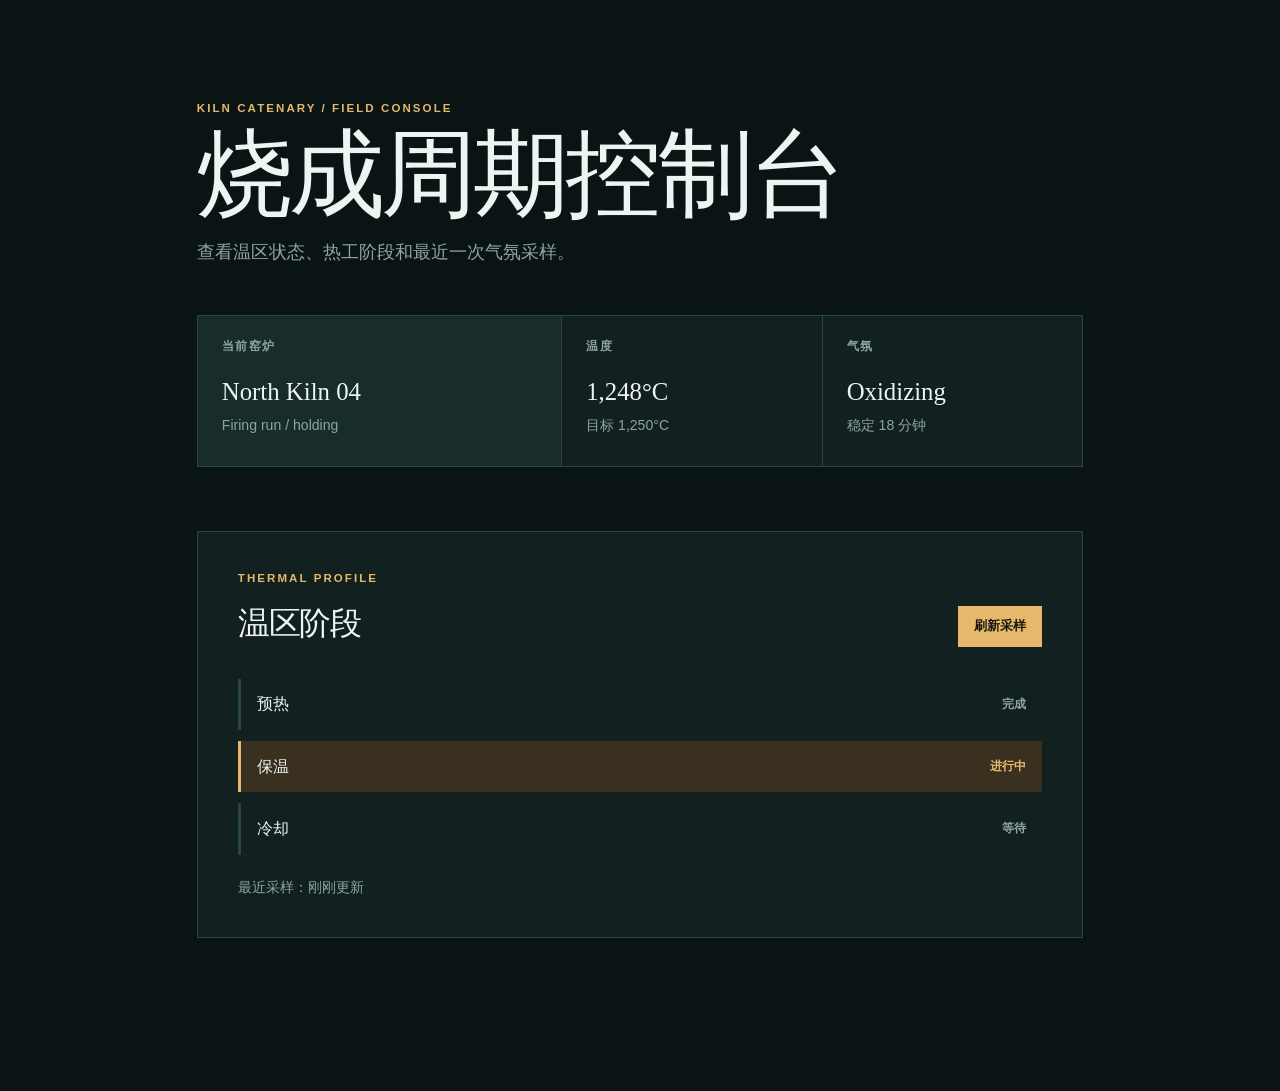
<file: web/index.html>
<!doctype html>
<html lang="zh-CN">
<head>
  <meta charset="utf-8">
  <meta name="viewport" content="width=device-width, initial-scale=1">
  <title>窑炉烧成控制台</title>
  <link rel="stylesheet" href="styles.css">
</head>
<body>
  <main class="shell">
    <header class="masthead">
      <p class="eyebrow">KILN CATENARY / FIELD CONSOLE</p>
      <h1>烧成周期控制台</h1>
      <p class="lede">查看温区状态、热工阶段和最近一次气氛采样。</p>
    </header>
    <section class="status-grid" aria-label="窑炉状态">
      <article class="card card-primary">
        <span class="label">当前窑炉</span>
        <strong>North Kiln 04</strong>
        <span class="muted">Firing run / holding</span>
      </article>
      <article class="card">
        <span class="label">温度</span>
        <strong>1,248°C</strong>
        <span class="muted">目标 1,250°C</span>
      </article>
      <article class="card">
        <span class="label">气氛</span>
        <strong>Oxidizing</strong>
        <span class="muted">稳定 18 分钟</span>
      </article>
    </section>
    <section class="panel">
      <div class="panel-heading">
        <div>
          <p class="eyebrow">THERMAL PROFILE</p>
          <h2>温区阶段</h2>
        </div>
        <button type="button" id="refresh">刷新采样</button>
      </div>
      <div class="stages" id="stages">
        <div class="stage"><span>预热</span><b>完成</b></div>
        <div class="stage active"><span>保温</span><b>进行中</b></div>
        <div class="stage"><span>冷却</span><b>等待</b></div>
      </div>
      <p class="notice" id="notice" role="status">最近采样：刚刚更新</p>
    </section>
  </main>
  <script src="app.js"></script>
</body>
</html>
</file>
<file: web/styles.css>
:root {
  color-scheme: dark;
  --ink: #edf4f2;
  --muted: #8da5a0;
  --surface: #12201f;
  --surface-strong: #182d2a;
  --line: #2a4640;
  --accent: #e5b86b;
  --accent-soft: #3a3020;
}

* { box-sizing: border-box; }

body {
  margin: 0;
  min-width: 320px;
  background: #0b1414;
  color: var(--ink);
  font: 16px/1.5 Georgia, "Times New Roman", serif;
}

.shell { max-width: 1040px; margin: 0 auto; padding: 8vw 6vw 12vw; }
.masthead { max-width: 680px; margin-bottom: 3rem; }
.eyebrow { color: var(--accent); font: 700 .72rem/1.2 "Segoe UI", sans-serif; letter-spacing: .18em; margin: 0 0 .8rem; }
h1, h2 { font-weight: 500; letter-spacing: -.04em; margin: 0; }
h1 { font-size: clamp(2.8rem, 8vw, 6rem); line-height: .95; }
h2 { font-size: 2rem; }
.lede, .muted { color: var(--muted); }
.lede { font-size: 1.15rem; margin: 1.2rem 0 0; }
.status-grid { display: grid; grid-template-columns: 1.4fr 1fr 1fr; gap: 1px; background: var(--line); border: 1px solid var(--line); }
.card { background: var(--surface); display: grid; gap: .35rem; min-height: 150px; padding: 1.5rem; }
.card-primary { background: var(--surface-strong); }
.label { color: var(--muted); font: 700 .72rem/1.2 "Segoe UI", sans-serif; letter-spacing: .12em; text-transform: uppercase; }
.card strong { font-size: 1.55rem; font-weight: 500; align-self: end; }
.muted { font: .88rem/1.4 "Segoe UI", sans-serif; }
.panel { background: var(--surface); border: 1px solid var(--line); margin-top: 4rem; padding: clamp(1.4rem, 4vw, 2.5rem); }
.panel-heading { align-items: end; display: flex; justify-content: space-between; gap: 1rem; margin-bottom: 2rem; }
button { background: var(--accent); border: 0; color: #1a1710; cursor: pointer; font: 700 .8rem "Segoe UI", sans-serif; padding: .75rem 1rem; }
button:hover { background: #f2ca7e; }
.stages { display: grid; gap: .7rem; }
.stage { align-items: center; border-left: 3px solid var(--line); display: flex; justify-content: space-between; padding: .85rem 1rem; }
.stage.active { background: var(--accent-soft); border-left-color: var(--accent); }
.stage b { color: var(--muted); font: 700 .78rem "Segoe UI", sans-serif; }
.stage.active b { color: var(--accent); }
.notice { color: var(--muted); font: .85rem "Segoe UI", sans-serif; margin: 1.5rem 0 0; }

@media (max-width: 680px) {
  .status-grid { grid-template-columns: 1fr; }
  .card { min-height: 120px; }
  .panel-heading { align-items: start; flex-direction: column; }
}
</file>
